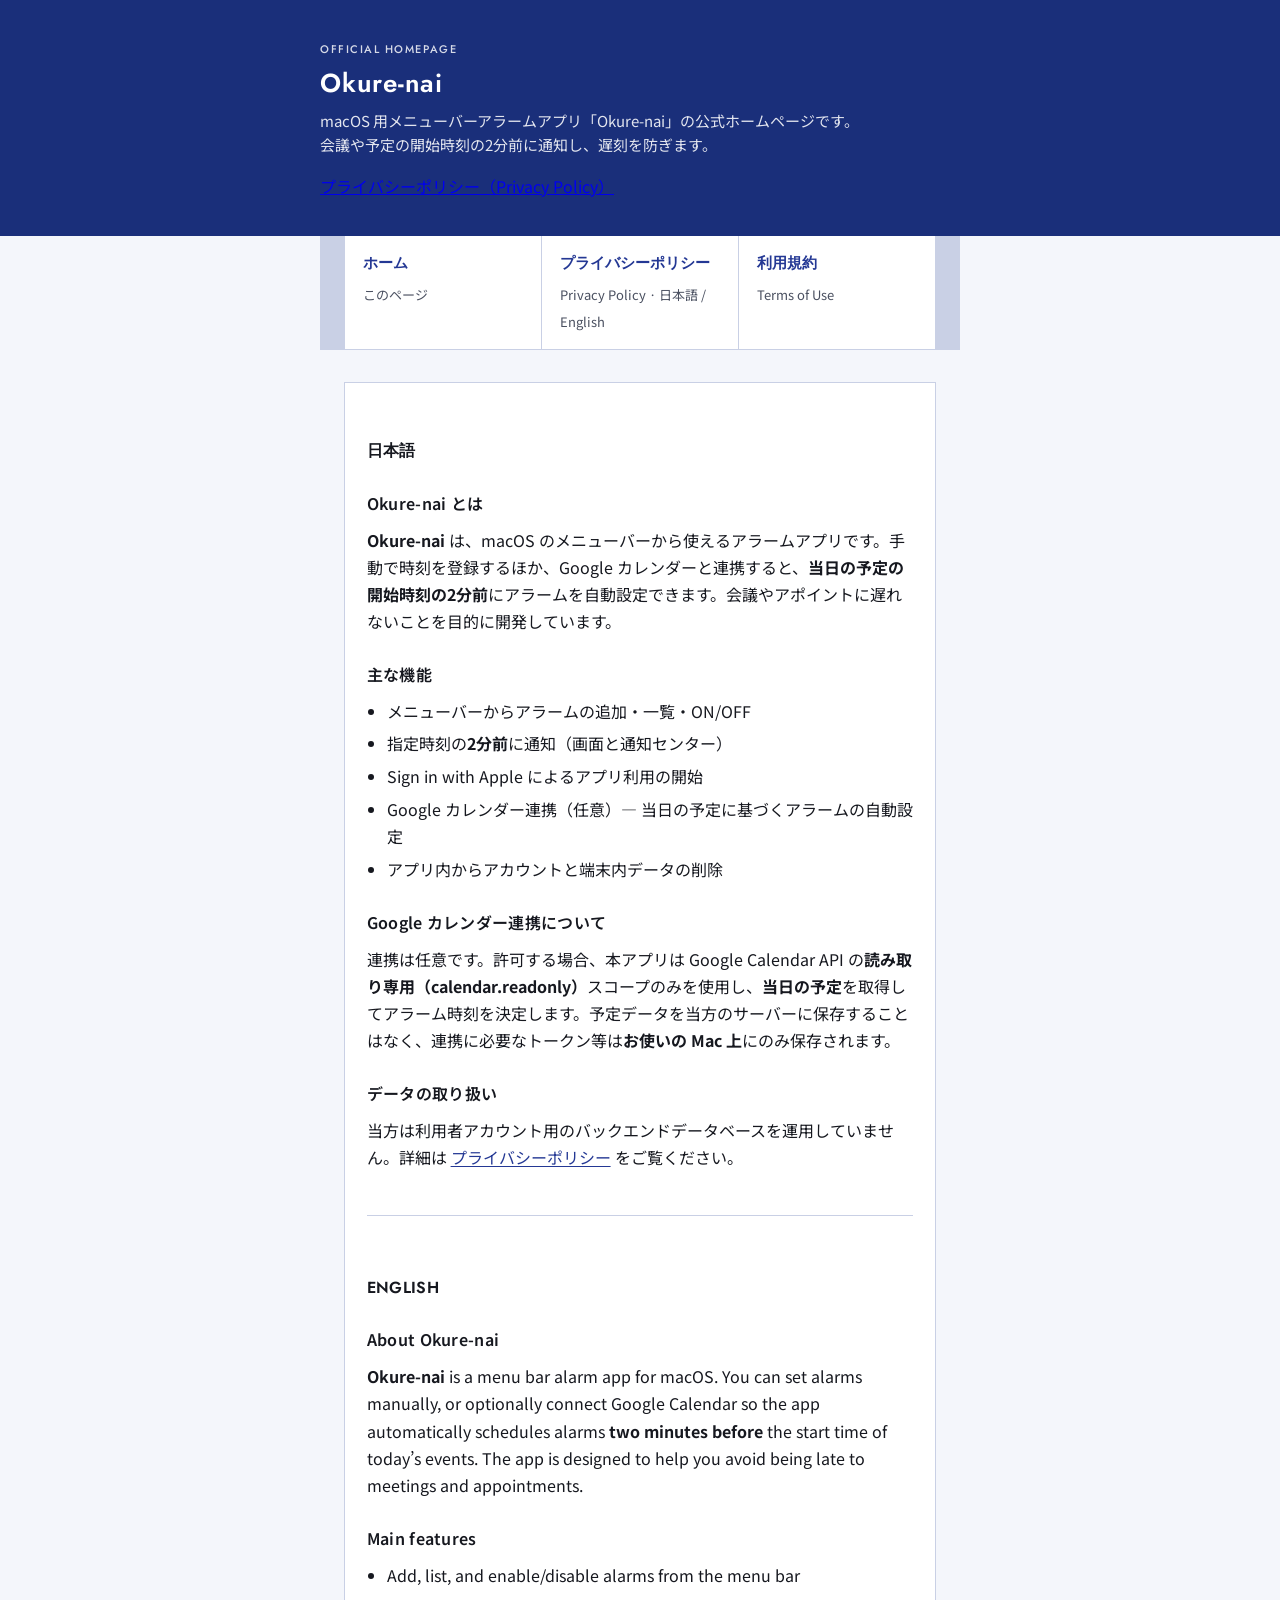
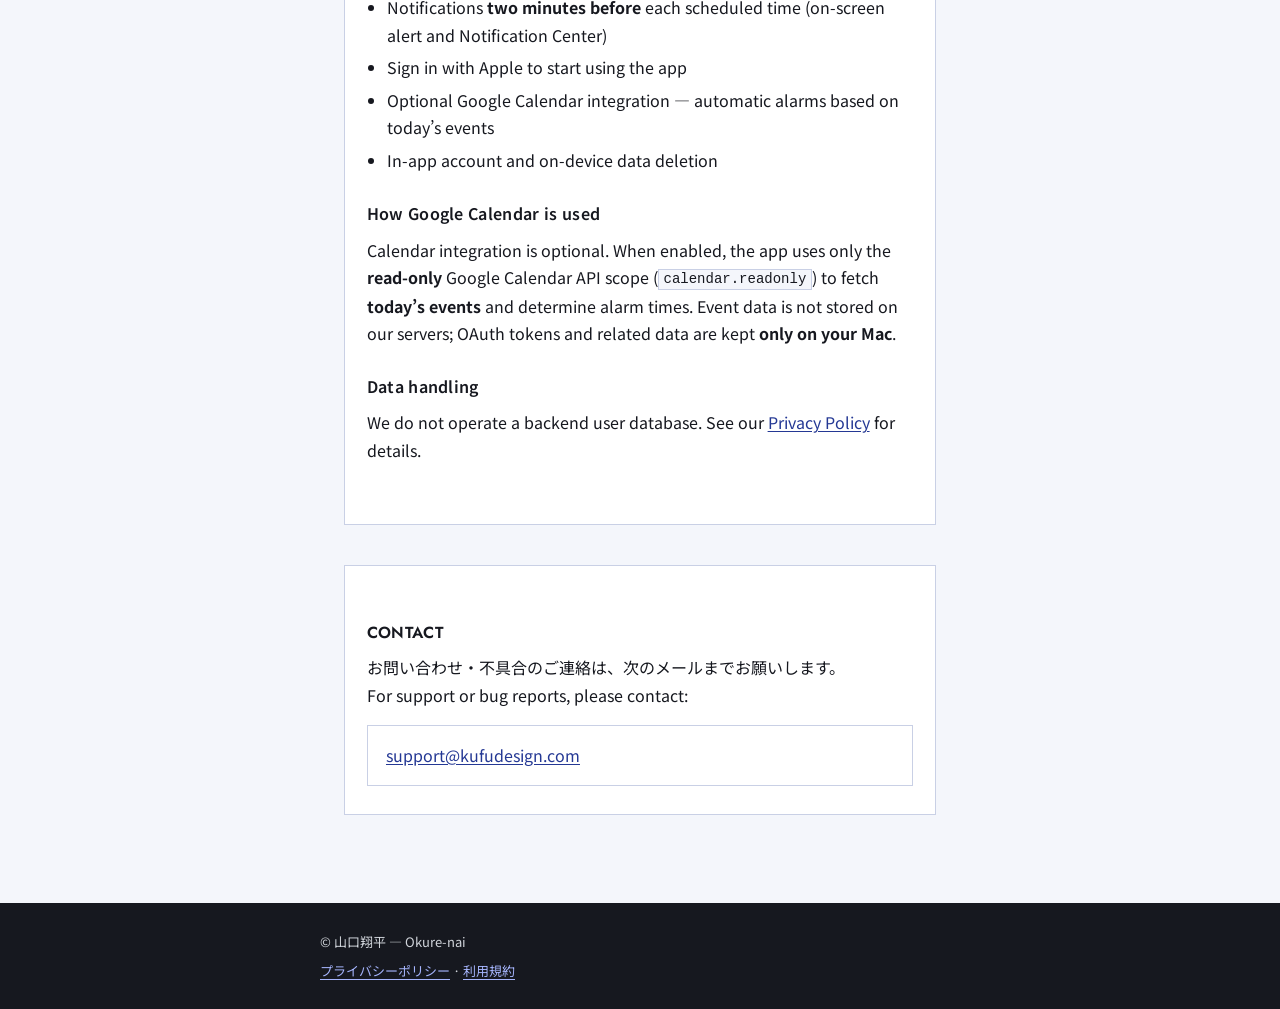
<file: docs/index.html>
<!DOCTYPE html>
<html lang="ja">
<head>
  <meta charset="UTF-8">
  <meta name="viewport" content="width=device-width, initial-scale=1">
  <title>Okure-nai — macOS アラームアプリ</title>
  <link rel="preconnect" href="https://fonts.googleapis.com">
  <link rel="preconnect" href="https://fonts.gstatic.com" crossorigin>
  <link href="https://fonts.googleapis.com/css2?family=Jost:wght@500;600&family=Noto+Sans+JP:wght@400;500;600&display=swap" rel="stylesheet">
  <link rel="stylesheet" href="style.css">
</head>
<body>
  <header class="site-header">
    <div class="site-header-inner">
      <p class="section-label">Official Homepage</p>
      <h1 class="site-title">Okure-nai</h1>
      <p class="site-tagline">macOS 用メニューバーアラームアプリ「Okure-nai」の公式ホームページです。会議や予定の開始時刻の2分前に通知し、遅刻を防ぎます。</p>
      <p class="home-privacy-lead" style="margin: 1rem 0 0;">
        <a href="privacy.html">プライバシーポリシー（Privacy Policy）</a>
      </p>
    </div>
  </header>

  <nav class="nav-cards" aria-label="サイト内リンク">
    <a class="nav-card" href="index.html">
      <strong>ホーム</strong>
      <span>このページ</span>
    </a>
    <a class="nav-card" href="privacy.html">
      <strong>プライバシーポリシー</strong>
      <span>Privacy Policy · 日本語 / English</span>
    </a>
    <a class="nav-card" href="terms.html">
      <strong>利用規約</strong>
      <span>Terms of Use</span>
    </a>
  </nav>

  <main>
    <article class="section-tint policy-block" style="margin-top: 0;">
      <h2 class="section-label" style="margin-bottom: 0.75rem;">日本語</h2>

      <h2>Okure-nai とは</h2>
      <p><strong>Okure-nai</strong> は、macOS のメニューバーから使えるアラームアプリです。手動で時刻を登録するほか、Google カレンダーと連携すると、<strong>当日の予定の開始時刻の2分前</strong>にアラームを自動設定できます。会議やアポイントに遅れないことを目的に開発しています。</p>

      <h2>主な機能</h2>
      <ul>
        <li>メニューバーからアラームの追加・一覧・ON/OFF</li>
        <li>指定時刻の<strong>2分前</strong>に通知（画面と通知センター）</li>
        <li>Sign in with Apple によるアプリ利用の開始</li>
        <li>Google カレンダー連携（任意）— 当日の予定に基づくアラームの自動設定</li>
        <li>アプリ内からアカウントと端末内データの削除</li>
      </ul>

      <h2>Google カレンダー連携について</h2>
      <p>連携は任意です。許可する場合、本アプリは Google Calendar API の<strong>読み取り専用（calendar.readonly）</strong>スコープのみを使用し、<strong>当日の予定</strong>を取得してアラーム時刻を決定します。予定データを当方のサーバーに保存することはなく、連携に必要なトークン等は<strong>お使いの Mac 上</strong>にのみ保存されます。</p>

      <h2>データの取り扱い</h2>
      <p>当方は利用者アカウント用のバックエンドデータベースを運用していません。詳細は <a href="privacy.html">プライバシーポリシー</a> をご覧ください。</p>

      <div class="lang-divider">
        <h2 class="section-label" style="margin-bottom: 0.75rem;">English</h2>

        <h2>About Okure-nai</h2>
        <p><strong>Okure-nai</strong> is a menu bar alarm app for macOS. You can set alarms manually, or optionally connect Google Calendar so the app automatically schedules alarms <strong>two minutes before</strong> the start time of today’s events. The app is designed to help you avoid being late to meetings and appointments.</p>

        <h2>Main features</h2>
        <ul>
          <li>Add, list, and enable/disable alarms from the menu bar</li>
          <li>Notifications <strong>two minutes before</strong> each scheduled time (on-screen alert and Notification Center)</li>
          <li>Sign in with Apple to start using the app</li>
          <li>Optional Google Calendar integration — automatic alarms based on today’s events</li>
          <li>In-app account and on-device data deletion</li>
        </ul>

        <h2>How Google Calendar is used</h2>
        <p>Calendar integration is optional. When enabled, the app uses only the <strong>read-only</strong> Google Calendar API scope (<code>calendar.readonly</code>) to fetch <strong>today’s events</strong> and determine alarm times. Event data is not stored on our servers; OAuth tokens and related data are kept <strong>only on your Mac</strong>.</p>

        <h2>Data handling</h2>
        <p>We do not operate a backend user database. See our <a href="privacy.html">Privacy Policy</a> for details.</p>
      </div>
    </article>

    <section class="section-tint policy-block" style="margin-bottom: 2rem;">
      <h2 class="section-label">Contact</h2>
      <p style="margin: 0;">お問い合わせ・不具合のご連絡は、次のメールまでお願いします。<br>For support or bug reports, please contact:</p>
      <div class="contact-box" style="margin-top: 1rem;">
        <a href="mailto:support@kufudesign.com">support@kufudesign.com</a>
      </div>
    </section>
  </main>

  <footer class="site-footer">
    <div class="site-footer-inner">
      <p style="margin:0 0 0.5rem;">© 山口翔平 — Okure-nai</p>
      <p style="margin:0;"><a href="privacy.html">プライバシーポリシー</a> · <a href="terms.html">利用規約</a></p>
    </div>
  </footer>
</body>
</html>
</file>
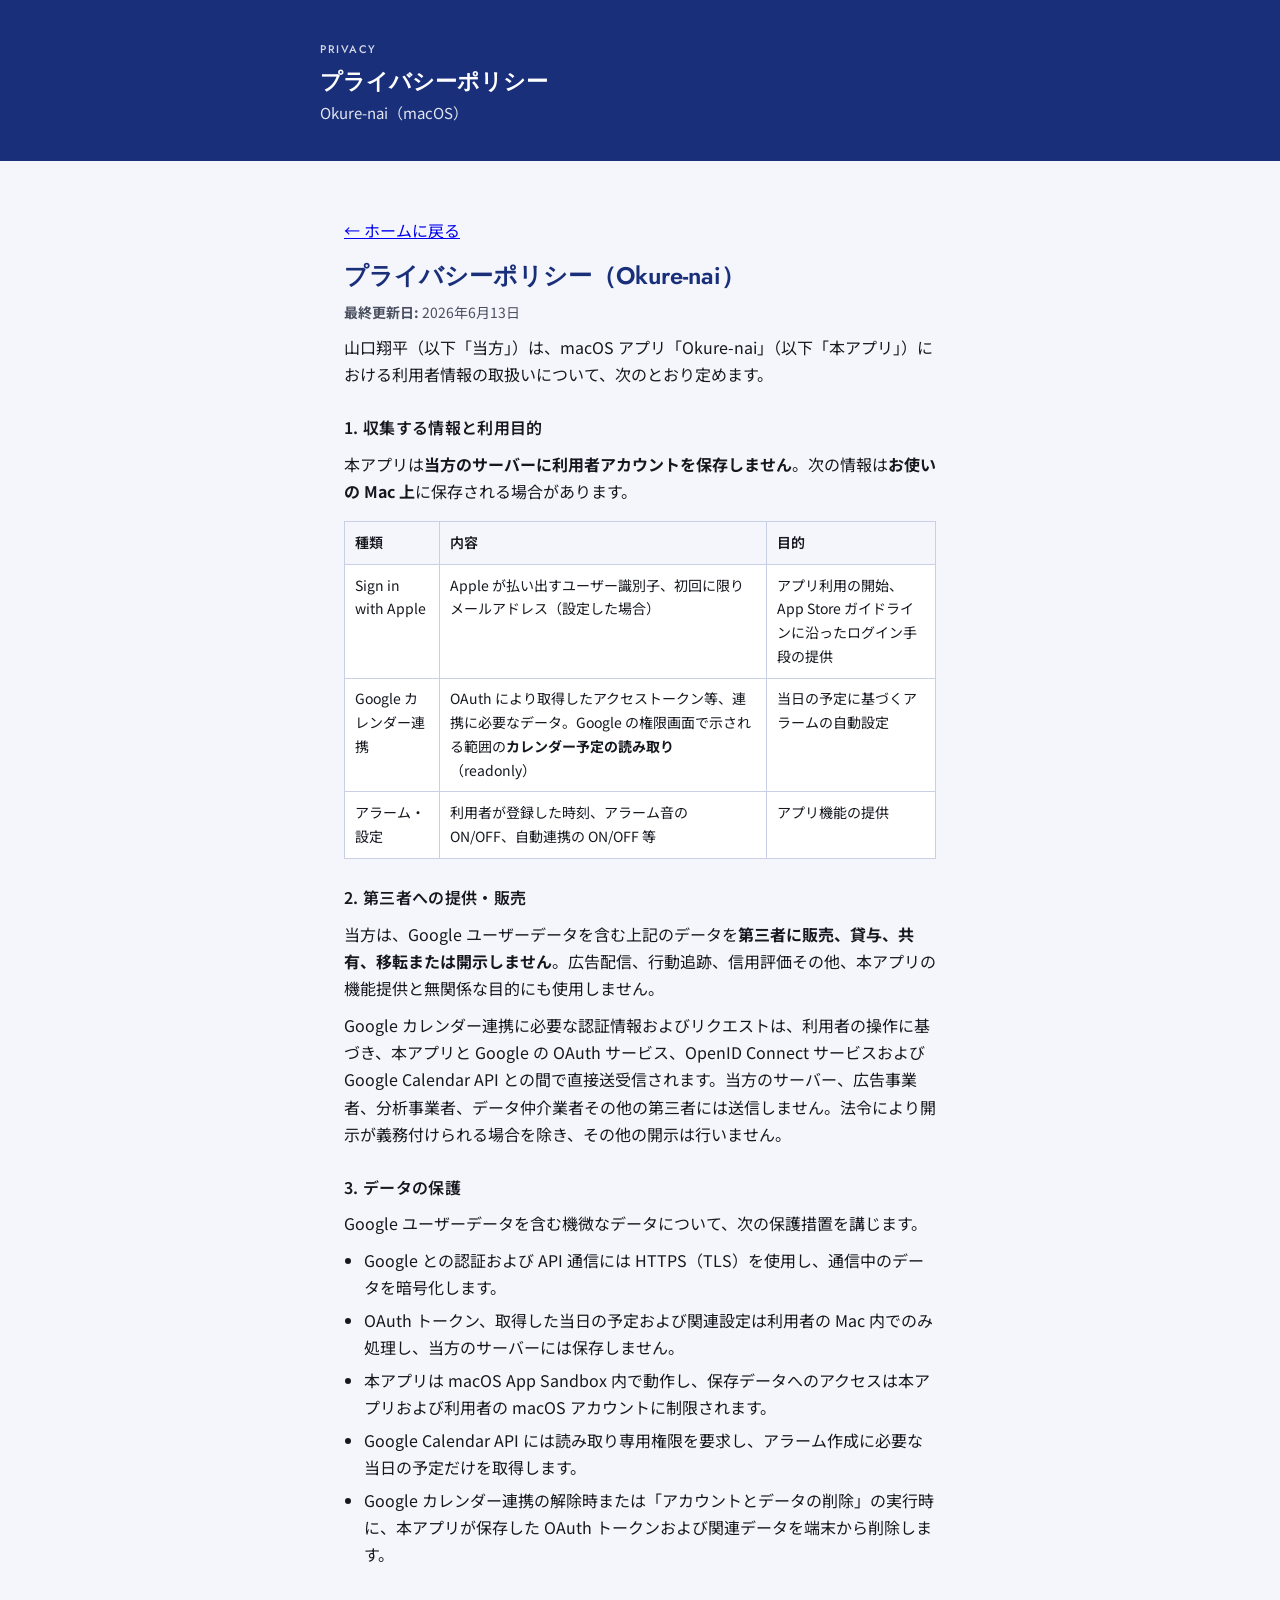
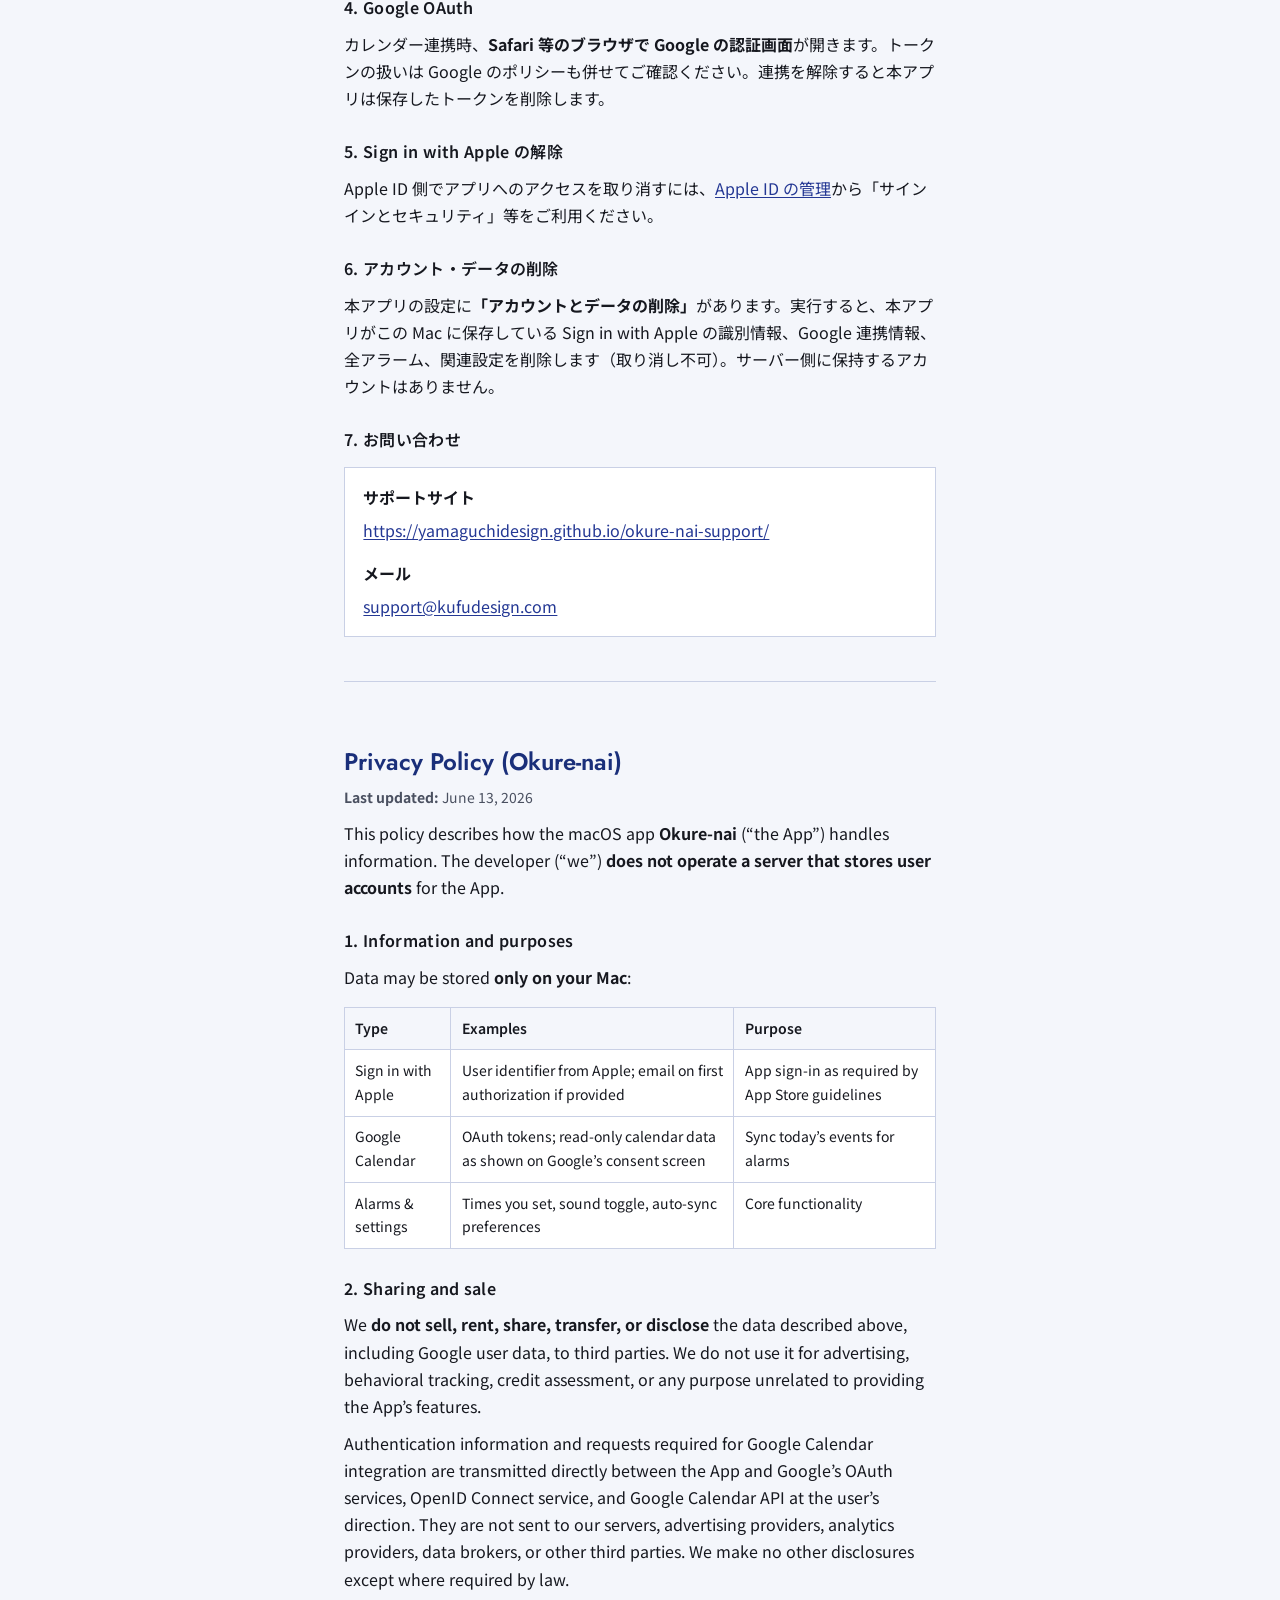
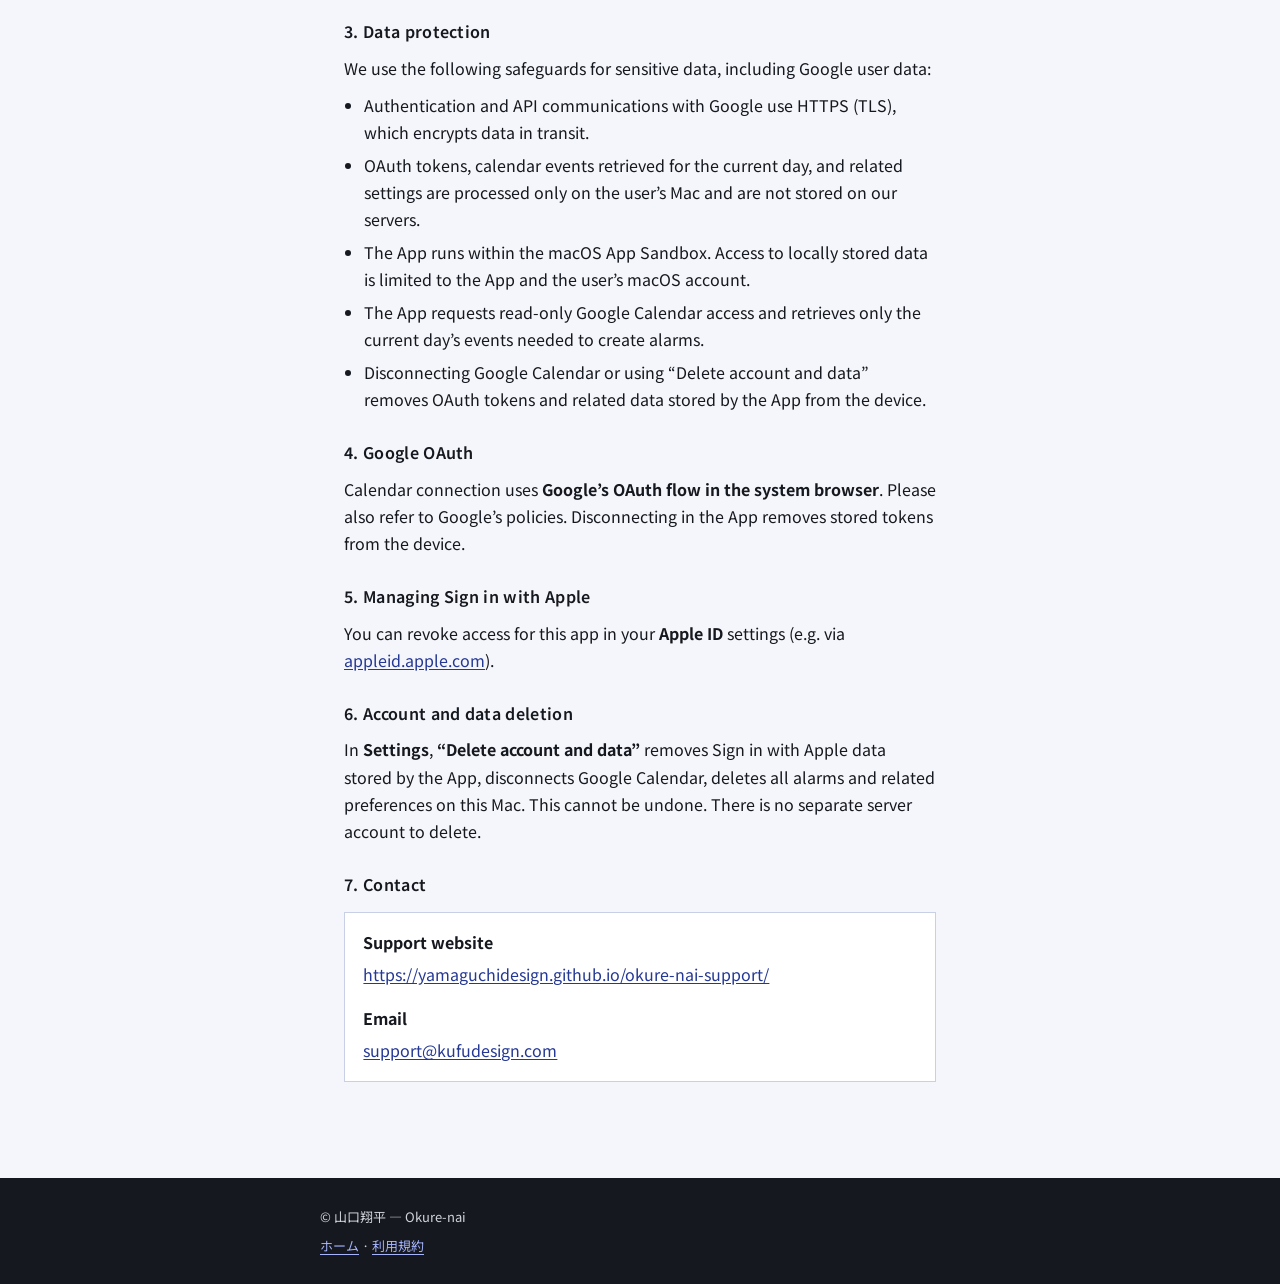
<file: docs/privacy.html>
<!DOCTYPE html>
<html lang="ja">
<head>
  <meta charset="UTF-8">
  <meta name="viewport" content="width=device-width, initial-scale=1">
  <title>プライバシーポリシー — Okure-nai</title>
  <link rel="preconnect" href="https://fonts.googleapis.com">
  <link rel="preconnect" href="https://fonts.gstatic.com" crossorigin>
  <link href="https://fonts.googleapis.com/css2?family=Jost:wght@500;600&family=Noto+Sans+JP:wght@400;500;600&display=swap" rel="stylesheet">
  <link rel="stylesheet" href="style.css">
</head>
<body>
  <header class="site-header">
    <div class="site-header-inner page-hero">
      <p class="section-label">Privacy</p>
      <h1>プライバシーポリシー</h1>
      <p class="site-tagline">Okure-nai（macOS）</p>
    </div>
  </header>

  <main>
    <p style="margin-top: 1.5rem;"><a href="index.html">← ホームに戻る</a></p>

    <article class="policy-block">
      <h1>プライバシーポリシー（Okure-nai）</h1>
      <p class="policy-meta"><strong>最終更新日:</strong> 2026年6月13日</p>

      <p>山口翔平（以下「当方」）は、macOS アプリ「Okure-nai」（以下「本アプリ」）における利用者情報の取扱いについて、次のとおり定めます。</p>

      <h2>1. 収集する情報と利用目的</h2>
      <p>本アプリは<strong>当方のサーバーに利用者アカウントを保存しません</strong>。次の情報は<strong>お使いの Mac 上</strong>に保存される場合があります。</p>
      <table>
        <thead>
          <tr>
            <th scope="col">種類</th>
            <th scope="col">内容</th>
            <th scope="col">目的</th>
          </tr>
        </thead>
        <tbody>
          <tr>
            <td>Sign in with Apple</td>
            <td>Apple が払い出すユーザー識別子、初回に限りメールアドレス（設定した場合）</td>
            <td>アプリ利用の開始、App Store ガイドラインに沿ったログイン手段の提供</td>
          </tr>
          <tr>
            <td>Google カレンダー連携</td>
            <td>OAuth により取得したアクセストークン等、連携に必要なデータ。Google の権限画面で示される範囲の<strong>カレンダー予定の読み取り</strong>（readonly）</td>
            <td>当日の予定に基づくアラームの自動設定</td>
          </tr>
          <tr>
            <td>アラーム・設定</td>
            <td>利用者が登録した時刻、アラーム音の ON/OFF、自動連携の ON/OFF 等</td>
            <td>アプリ機能の提供</td>
          </tr>
        </tbody>
      </table>

      <h2>2. 第三者への提供・販売</h2>
      <p>当方は、Google ユーザーデータを含む上記のデータを<strong>第三者に販売、貸与、共有、移転または開示しません</strong>。広告配信、行動追跡、信用評価その他、本アプリの機能提供と無関係な目的にも使用しません。</p>
      <p>Google カレンダー連携に必要な認証情報およびリクエストは、利用者の操作に基づき、本アプリと Google の OAuth サービス、OpenID Connect サービスおよび Google Calendar API との間で直接送受信されます。当方のサーバー、広告事業者、分析事業者、データ仲介業者その他の第三者には送信しません。法令により開示が義務付けられる場合を除き、その他の開示は行いません。</p>

      <h2>3. データの保護</h2>
      <p>Google ユーザーデータを含む機微なデータについて、次の保護措置を講じます。</p>
      <ul>
        <li>Google との認証および API 通信には HTTPS（TLS）を使用し、通信中のデータを暗号化します。</li>
        <li>OAuth トークン、取得した当日の予定および関連設定は利用者の Mac 内でのみ処理し、当方のサーバーには保存しません。</li>
        <li>本アプリは macOS App Sandbox 内で動作し、保存データへのアクセスは本アプリおよび利用者の macOS アカウントに制限されます。</li>
        <li>Google Calendar API には読み取り専用権限を要求し、アラーム作成に必要な当日の予定だけを取得します。</li>
        <li>Google カレンダー連携の解除時または「アカウントとデータの削除」の実行時に、本アプリが保存した OAuth トークンおよび関連データを端末から削除します。</li>
      </ul>

      <h2>4. Google OAuth</h2>
      <p>カレンダー連携時、<strong>Safari 等のブラウザで Google の認証画面</strong>が開きます。トークンの扱いは Google のポリシーも併せてご確認ください。連携を解除すると本アプリは保存したトークンを削除します。</p>

      <h2>5. Sign in with Apple の解除</h2>
      <p>Apple ID 側でアプリへのアクセスを取り消すには、<a href="https://appleid.apple.com/" rel="noopener noreferrer">Apple ID の管理</a>から「サインインとセキュリティ」等をご利用ください。</p>

      <h2>6. アカウント・データの削除</h2>
      <p>本アプリの設定に<strong>「アカウントとデータの削除」</strong>があります。実行すると、本アプリがこの Mac に保存している Sign in with Apple の識別情報、Google 連携情報、全アラーム、関連設定を削除します（取り消し不可）。サーバー側に保持するアカウントはありません。</p>

      <h2>7. お問い合わせ</h2>
      <div class="contact-box">
        <p style="margin: 0 0 0.35rem;"><strong>サポートサイト</strong></p>
        <p style="margin: 0;"><a href="https://yamaguchidesign.github.io/okure-nai-support/">https://yamaguchidesign.github.io/okure-nai-support/</a></p>
        <p style="margin: 1rem 0 0.35rem;"><strong>メール</strong></p>
        <p style="margin: 0;"><a href="mailto:support@kufudesign.com">support@kufudesign.com</a></p>
      </div>
    </article>

    <div class="lang-divider" aria-hidden="true"></div>

    <article class="policy-block" lang="en">
      <h1>Privacy Policy (Okure-nai)</h1>
      <p class="policy-meta"><strong>Last updated:</strong> June 13, 2026</p>

      <p>This policy describes how the macOS app <strong>Okure-nai</strong> (“the App”) handles information. The developer (“we”) <strong>does not operate a server that stores user accounts</strong> for the App.</p>

      <h2>1. Information and purposes</h2>
      <p>Data may be stored <strong>only on your Mac</strong>:</p>
      <table>
        <thead>
          <tr>
            <th scope="col">Type</th>
            <th scope="col">Examples</th>
            <th scope="col">Purpose</th>
          </tr>
        </thead>
        <tbody>
          <tr>
            <td>Sign in with Apple</td>
            <td>User identifier from Apple; email on first authorization if provided</td>
            <td>App sign-in as required by App Store guidelines</td>
          </tr>
          <tr>
            <td>Google Calendar</td>
            <td>OAuth tokens; read-only calendar data as shown on Google’s consent screen</td>
            <td>Sync today’s events for alarms</td>
          </tr>
          <tr>
            <td>Alarms &amp; settings</td>
            <td>Times you set, sound toggle, auto-sync preferences</td>
            <td>Core functionality</td>
          </tr>
        </tbody>
      </table>

      <h2>2. Sharing and sale</h2>
      <p>We <strong>do not sell, rent, share, transfer, or disclose</strong> the data described above, including Google user data, to third parties. We do not use it for advertising, behavioral tracking, credit assessment, or any purpose unrelated to providing the App’s features.</p>
      <p>Authentication information and requests required for Google Calendar integration are transmitted directly between the App and Google’s OAuth services, OpenID Connect service, and Google Calendar API at the user’s direction. They are not sent to our servers, advertising providers, analytics providers, data brokers, or other third parties. We make no other disclosures except where required by law.</p>

      <h2>3. Data protection</h2>
      <p>We use the following safeguards for sensitive data, including Google user data:</p>
      <ul>
        <li>Authentication and API communications with Google use HTTPS (TLS), which encrypts data in transit.</li>
        <li>OAuth tokens, calendar events retrieved for the current day, and related settings are processed only on the user’s Mac and are not stored on our servers.</li>
        <li>The App runs within the macOS App Sandbox. Access to locally stored data is limited to the App and the user’s macOS account.</li>
        <li>The App requests read-only Google Calendar access and retrieves only the current day’s events needed to create alarms.</li>
        <li>Disconnecting Google Calendar or using “Delete account and data” removes OAuth tokens and related data stored by the App from the device.</li>
      </ul>

      <h2>4. Google OAuth</h2>
      <p>Calendar connection uses <strong>Google’s OAuth flow in the system browser</strong>. Please also refer to Google’s policies. Disconnecting in the App removes stored tokens from the device.</p>

      <h2>5. Managing Sign in with Apple</h2>
      <p>You can revoke access for this app in your <strong>Apple ID</strong> settings (e.g. via <a href="https://appleid.apple.com/" rel="noopener noreferrer">appleid.apple.com</a>).</p>

      <h2>6. Account and data deletion</h2>
      <p>In <strong>Settings</strong>, <strong>“Delete account and data”</strong> removes Sign in with Apple data stored by the App, disconnects Google Calendar, deletes all alarms and related preferences on this Mac. This cannot be undone. There is no separate server account to delete.</p>

      <h2>7. Contact</h2>
      <div class="contact-box">
        <p style="margin: 0 0 0.35rem;"><strong>Support website</strong></p>
        <p style="margin: 0;"><a href="https://yamaguchidesign.github.io/okure-nai-support/">https://yamaguchidesign.github.io/okure-nai-support/</a></p>
        <p style="margin: 1rem 0 0.35rem;"><strong>Email</strong></p>
        <p style="margin: 0;"><a href="mailto:support@kufudesign.com">support@kufudesign.com</a></p>
      </div>
    </article>
  </main>

  <footer class="site-footer">
    <div class="site-footer-inner">
      <p style="margin:0 0 0.5rem;">© 山口翔平 — Okure-nai</p>
      <p style="margin:0;"><a href="index.html">ホーム</a> · <a href="terms.html">利用規約</a></p>
    </div>
  </footer>
</body>
</html>
</file>
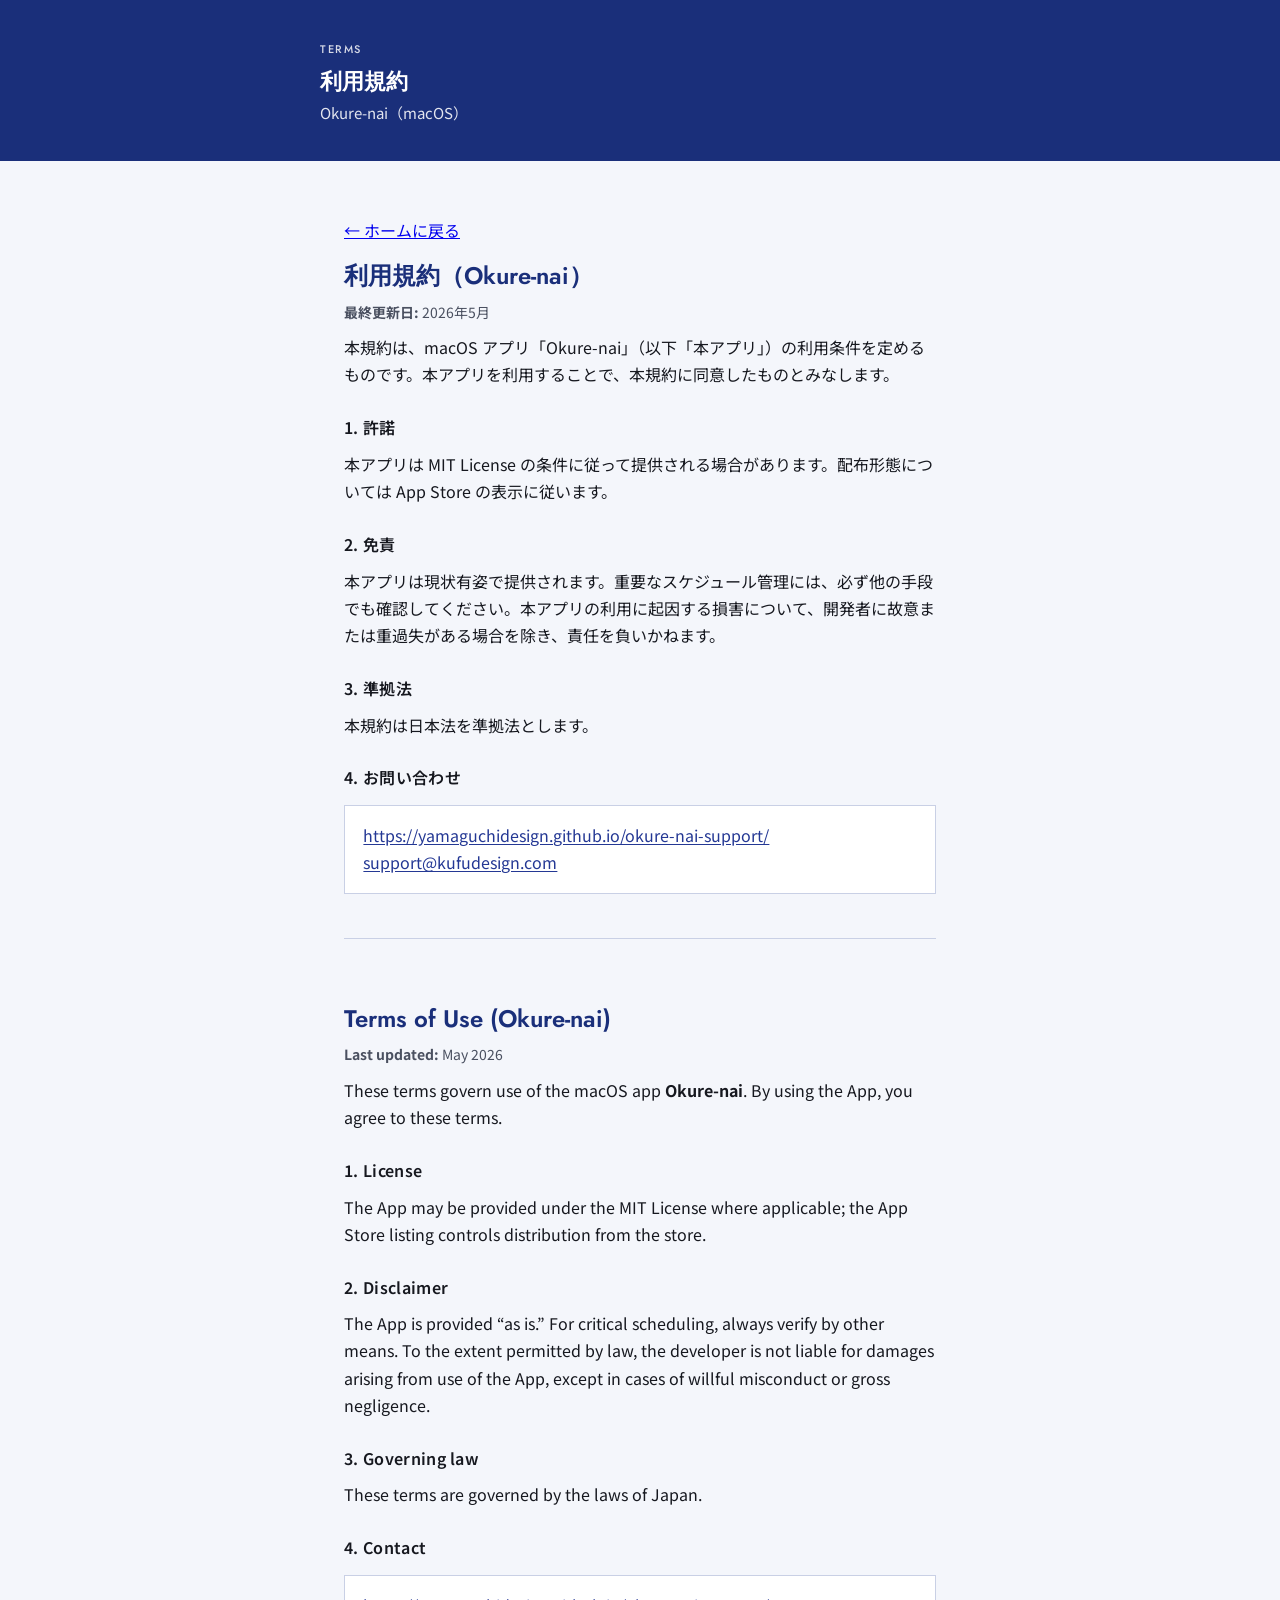
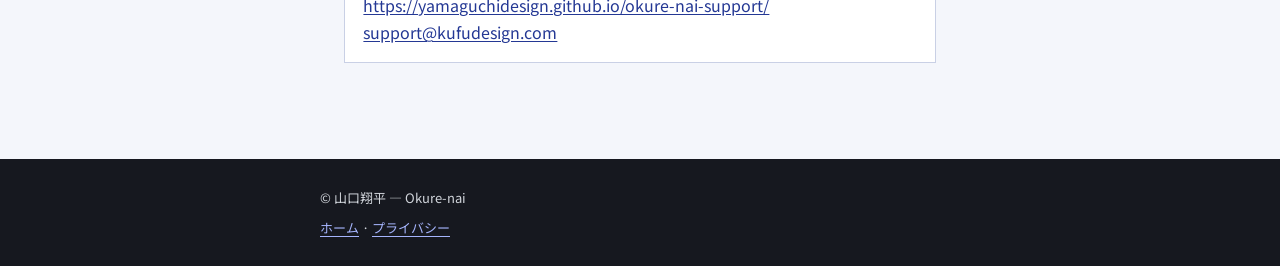
<file: docs/terms.html>
<!DOCTYPE html>
<html lang="ja">
<head>
  <meta charset="UTF-8">
  <meta name="viewport" content="width=device-width, initial-scale=1">
  <title>利用規約 — Okure-nai</title>
  <link rel="preconnect" href="https://fonts.googleapis.com">
  <link rel="preconnect" href="https://fonts.gstatic.com" crossorigin>
  <link href="https://fonts.googleapis.com/css2?family=Jost:wght@500;600&family=Noto+Sans+JP:wght@400;500;600&display=swap" rel="stylesheet">
  <link rel="stylesheet" href="style.css">
</head>
<body>
  <header class="site-header">
    <div class="site-header-inner page-hero">
      <p class="section-label">Terms</p>
      <h1>利用規約</h1>
      <p class="site-tagline">Okure-nai（macOS）</p>
    </div>
  </header>

  <main>
    <p style="margin-top: 1.5rem;"><a href="index.html">← ホームに戻る</a></p>

    <article class="policy-block">
      <h1>利用規約（Okure-nai）</h1>
      <p class="policy-meta"><strong>最終更新日:</strong> 2026年5月</p>
      <p>本規約は、macOS アプリ「Okure-nai」（以下「本アプリ」）の利用条件を定めるものです。本アプリを利用することで、本規約に同意したものとみなします。</p>
      <h2>1. 許諾</h2>
      <p>本アプリは MIT License の条件に従って提供される場合があります。配布形態については App Store の表示に従います。</p>
      <h2>2. 免責</h2>
      <p>本アプリは現状有姿で提供されます。重要なスケジュール管理には、必ず他の手段でも確認してください。本アプリの利用に起因する損害について、開発者に故意または重過失がある場合を除き、責任を負いかねます。</p>
      <h2>3. 準拠法</h2>
      <p>本規約は日本法を準拠法とします。</p>
      <h2>4. お問い合わせ</h2>
      <div class="contact-box">
        <p style="margin: 0;"><a href="https://yamaguchidesign.github.io/okure-nai-support/">https://yamaguchidesign.github.io/okure-nai-support/</a><br>
        <a href="mailto:support@kufudesign.com">support@kufudesign.com</a></p>
      </div>
    </article>

    <div class="lang-divider" aria-hidden="true"></div>

    <article class="policy-block" lang="en">
      <h1>Terms of Use (Okure-nai)</h1>
      <p class="policy-meta"><strong>Last updated:</strong> May 2026</p>
      <p>These terms govern use of the macOS app <strong>Okure-nai</strong>. By using the App, you agree to these terms.</p>
      <h2>1. License</h2>
      <p>The App may be provided under the MIT License where applicable; the App Store listing controls distribution from the store.</p>
      <h2>2. Disclaimer</h2>
      <p>The App is provided “as is.” For critical scheduling, always verify by other means. To the extent permitted by law, the developer is not liable for damages arising from use of the App, except in cases of willful misconduct or gross negligence.</p>
      <h2>3. Governing law</h2>
      <p>These terms are governed by the laws of Japan.</p>
      <h2>4. Contact</h2>
      <div class="contact-box">
        <p style="margin: 0;"><a href="https://yamaguchidesign.github.io/okure-nai-support/">https://yamaguchidesign.github.io/okure-nai-support/</a><br>
        <a href="mailto:support@kufudesign.com">support@kufudesign.com</a></p>
      </div>
    </article>
  </main>

  <footer class="site-footer">
    <div class="site-footer-inner">
      <p style="margin:0 0 0.5rem">© 山口翔平 — Okure-nai</p>
      <p style="margin:0;"><a href="index.html">ホーム</a> · <a href="privacy.html">プライバシー</a></p>
    </div>
  </footer>
</body>
</html>
</file>
<file: docs/style.css>
/* Okure-nai サポートサイト — プライバシー・利用規約（フラット・シャドウなし） */
:root {
  --brand: #1a2f7a;
  --brand-hover: #243894;
  --surface: #ffffff;
  --surface-muted: #f4f6fb;
  --border: #c9d0e5;
  --text: #16181f;
  --text-muted: #4a5060;
  --footer-bg: #16181f;
  --max: 40rem;
}

*,
*::before,
*::after {
  box-sizing: border-box;
}

html {
  scroll-behavior: smooth;
}

body {
  margin: 0;
  font-family: "Noto Sans JP", sans-serif;
  color: var(--text);
  line-height: 1.7;
  font-size: 1rem;
  background: var(--surface-muted);
}

.section-label {
  font-family: "Jost", sans-serif;
  font-size: 0.6875rem;
  font-weight: 500;
  letter-spacing: 0.14em;
  text-transform: uppercase;
  color: var(--brand-hover);
  margin: 0 0 0.5rem;
}

.site-header .section-label {
  color: rgba(255, 255, 255, 0.82);
}

.site-header {
  background: var(--brand);
  color: #fff;
  padding: 2.5rem 1.5rem 2.25rem;
}

.site-header-inner {
  max-width: var(--max);
  margin: 0 auto;
}

.site-title {
  font-family: "Jost", sans-serif;
  font-weight: 600;
  font-size: 1.625rem;
  letter-spacing: 0.03em;
  margin: 0 0 0.6rem;
  line-height: 1.25;
}

.site-tagline {
  margin: 0;
  color: rgba(255, 255, 255, 0.88);
  font-size: 0.9375rem;
  line-height: 1.6;
  max-width: 36em;
}

/* ナビ: 1px の区切りのみ（グリッドギャップ）、ホバーは背景色のみ */
.nav-cards {
  max-width: var(--max);
  margin: 0 auto;
  padding: 0 1.5rem;
  display: grid;
  grid-template-columns: repeat(3, 1fr);
  gap: 1px;
  border: 1px solid var(--border);
  border-top: none;
  background: var(--border);
}

@media (max-width: 519px) {
  .nav-cards {
    grid-template-columns: 1fr;
  }
}

.nav-card {
  padding: 0.95rem 1.1rem;
  text-decoration: none;
  color: var(--text);
  background: var(--surface);
  transition: background-color 0.1s ease, color 0.1s ease;
}

.nav-card:hover {
  background: var(--surface-muted);
}

.nav-card:focus-visible {
  outline: 2px solid var(--brand);
  outline-offset: 2px;
  z-index: 1;
}

.nav-card strong {
  font-family: "Jost", sans-serif;
  font-weight: 600;
  display: block;
  color: var(--brand-hover);
  margin-bottom: 0.2rem;
  font-size: 0.9375rem;
}

.nav-card span {
  font-size: 0.8125rem;
  color: var(--text-muted);
}

main {
  max-width: var(--max);
  margin: 0 auto;
  padding: 2rem 1.5rem 3.5rem;
  background: var(--surface-muted);
}

main > p:first-of-type {
  margin-top: 0;
}

.section-tint {
  background: var(--surface);
  padding: 1.75rem 1.35rem;
  margin: 0 0 1.5rem;
  border: 1px solid var(--border);
}

.policy-block {
  margin-bottom: 2.5rem;
}

.policy-block h1 {
  font-family: "Jost", sans-serif;
  font-size: 1.5rem;
  font-weight: 600;
  color: var(--brand);
  margin: 0 0 0.4rem;
  line-height: 1.3;
}

.policy-meta {
  color: var(--text-muted);
  font-size: 0.875rem;
  margin: 0 0 1.35rem;
}

.policy-block h2 {
  font-size: 1rem;
  font-weight: 600;
  margin: 1.6rem 0 0.5rem;
  color: var(--text);
  letter-spacing: 0.02em;
}

.policy-block p {
  margin: 0.6rem 0;
}

.policy-block ul {
  margin: 0.6rem 0 0.6rem 1.25rem;
  padding: 0;
}

.policy-block li {
  margin: 0.35rem 0;
}

.policy-block code {
  font-size: 0.875em;
  background: var(--surface-muted);
  padding: 0.1em 0.35em;
  border: 1px solid var(--border);
}

.policy-block table {
  width: 100%;
  border-collapse: collapse;
  font-size: 0.875rem;
  margin: 1rem 0;
  background: var(--surface);
}

.policy-block th,
.policy-block td {
  border: 1px solid var(--border);
  padding: 0.55rem 0.65rem;
  vertical-align: top;
}

.policy-block th {
  background: var(--surface-muted);
  text-align: left;
  font-weight: 600;
}

.policy-block a {
  color: var(--brand-hover);
  text-underline-offset: 0.15em;
}

.policy-block a:hover {
  color: var(--brand);
}

.lang-divider {
  margin: 2.75rem 0 2rem;
  padding-top: 2rem;
  border-top: 1px solid var(--border);
}

.contact-box {
  background: var(--surface);
  border: 1px solid var(--border);
  padding: 1rem 1.15rem;
  margin-top: 0.85rem;
}

.contact-box a {
  word-break: break-all;
}

.site-footer {
  background: var(--footer-bg);
  color: #d1d5db;
  padding: 1.75rem 1.5rem;
  font-size: 0.8125rem;
  line-height: 1.65;
}

.site-footer-inner {
  max-width: var(--max);
  margin: 0 auto;
}

.site-footer a {
  color: #a5b4fc;
  text-underline-offset: 0.2em;
}

.site-footer a:hover {
  color: #c7d2fe;
}

.page-hero {
  padding-bottom: 0;
}

.page-hero h1 {
  font-family: "Jost", sans-serif;
  font-size: 1.375rem;
  font-weight: 600;
  margin: 0 0 0.35rem;
  line-height: 1.3;
}
</file>
